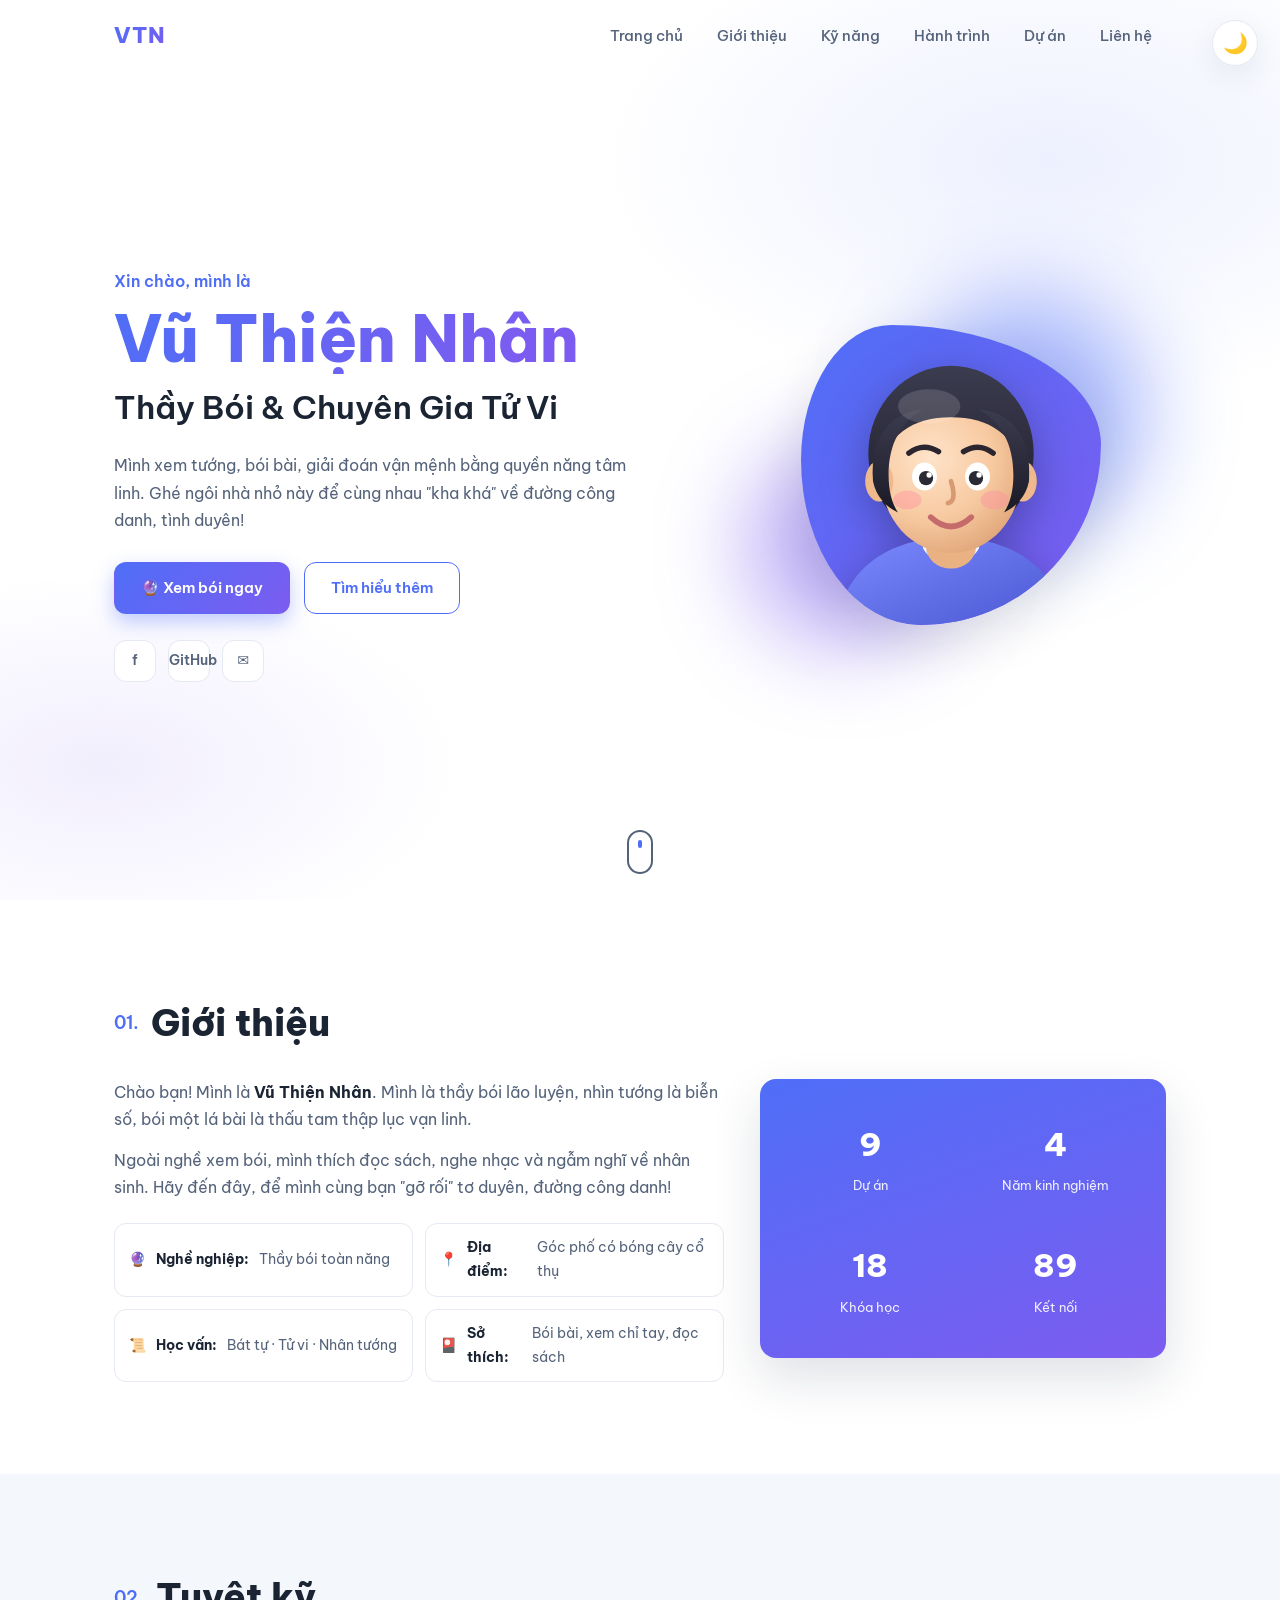
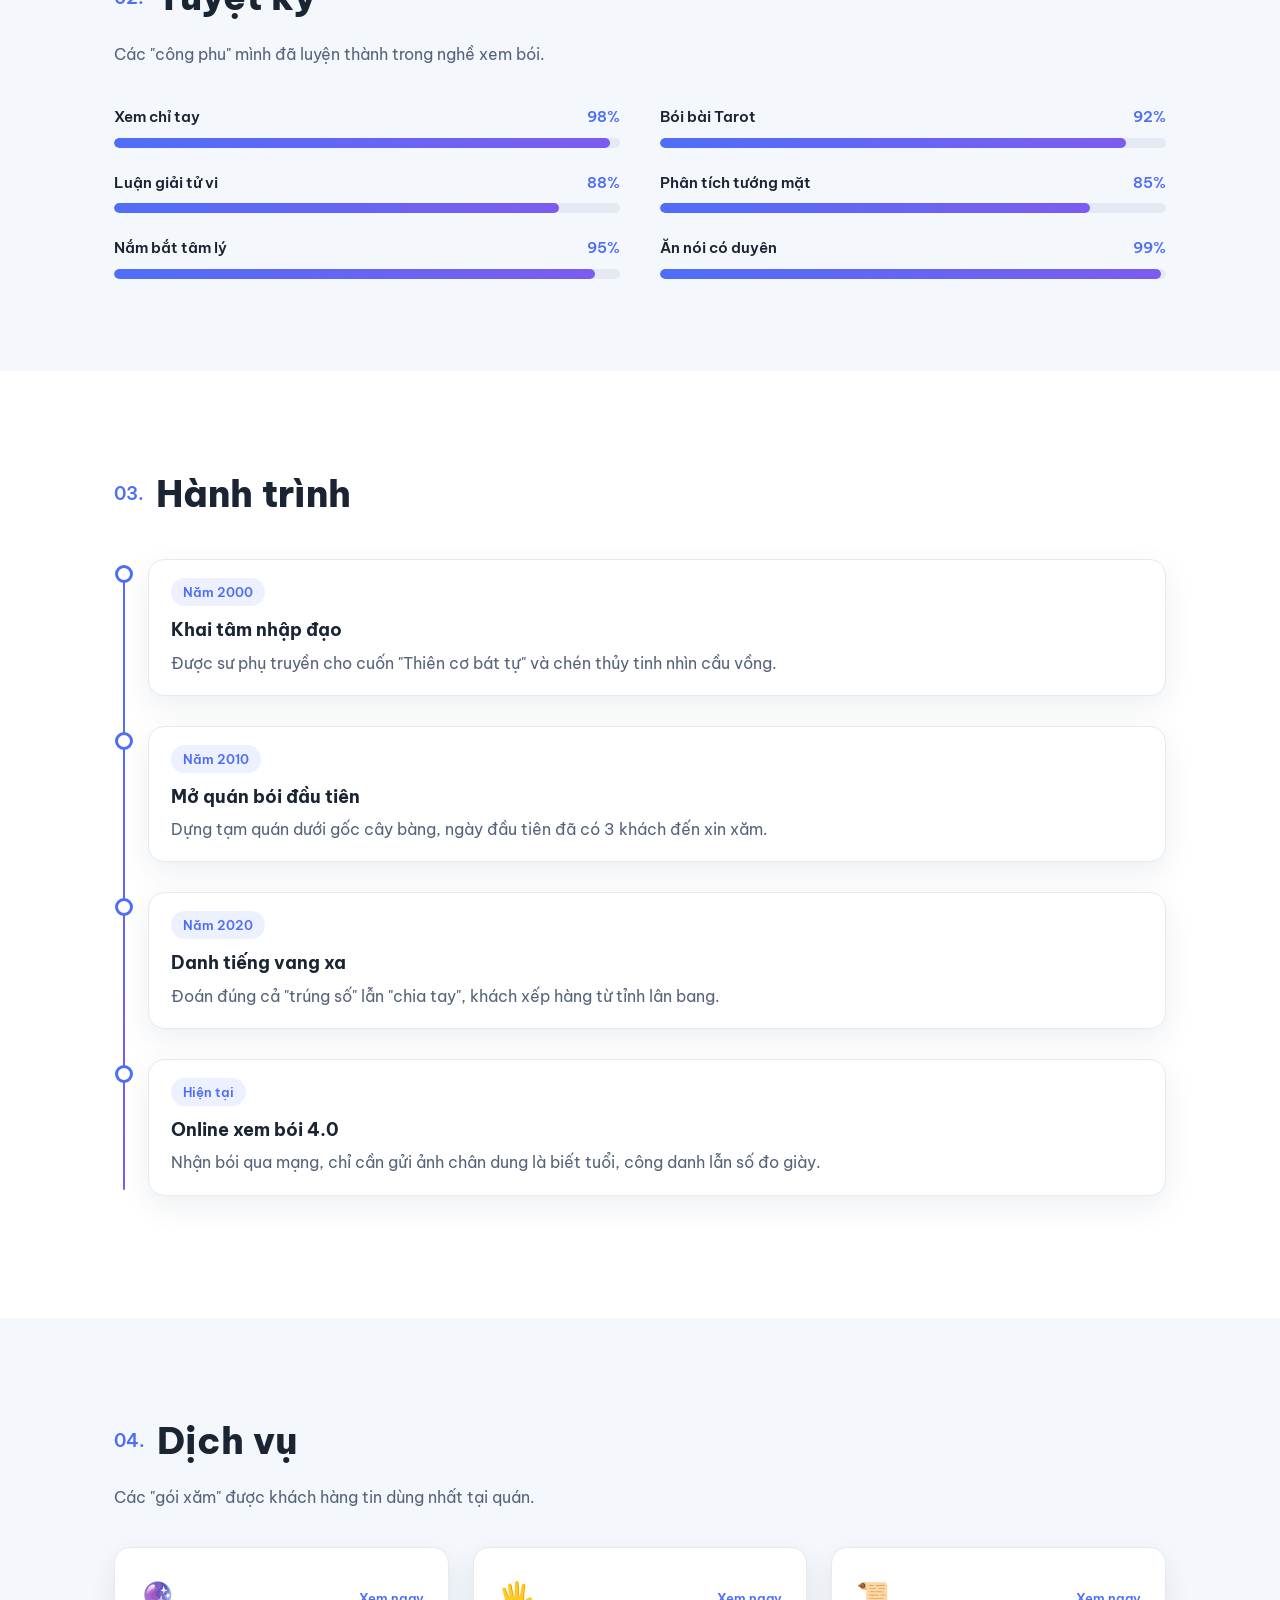
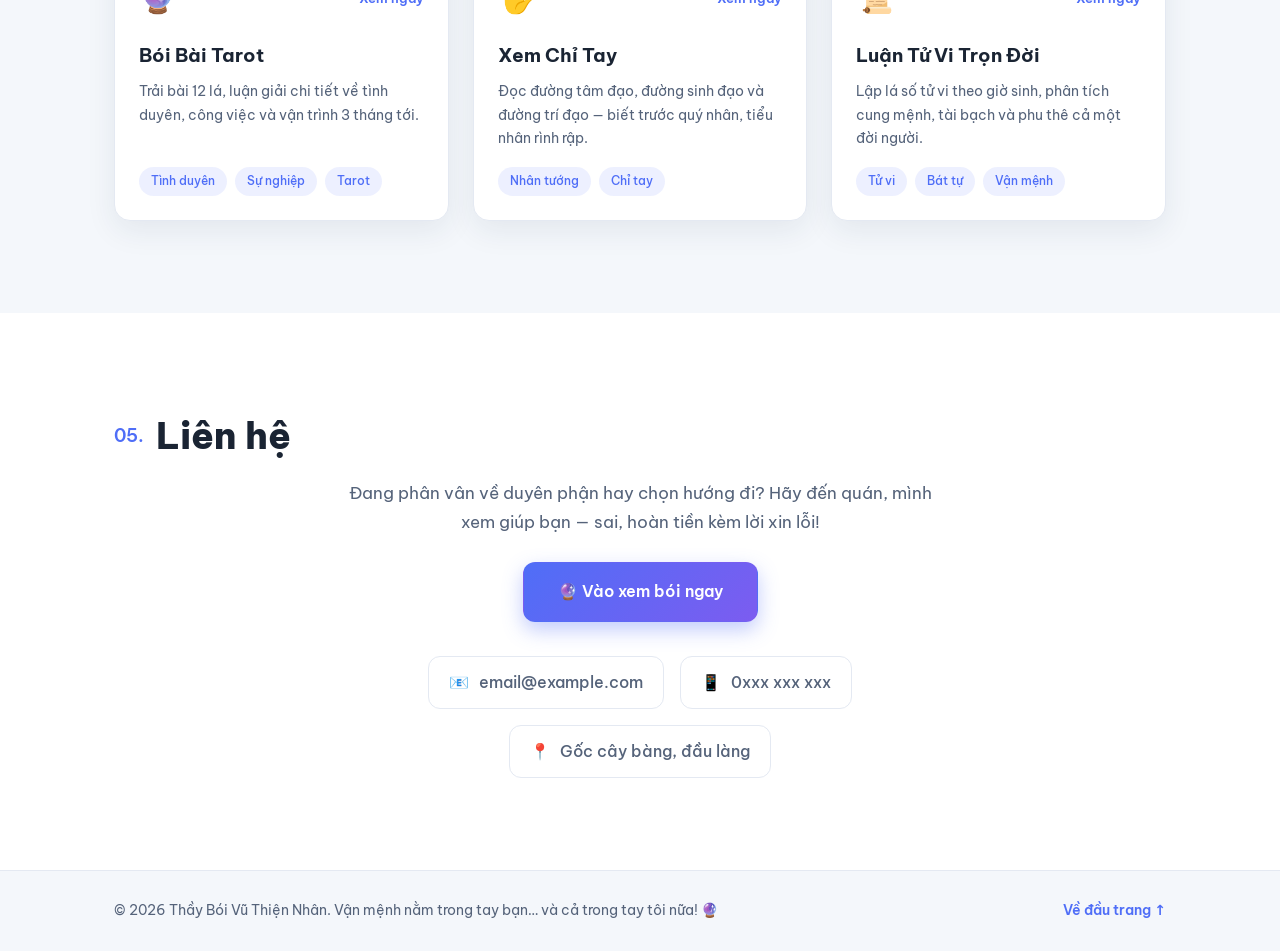
<file: index.html>
<!DOCTYPE html>
<html lang="vi">
<head>
  <meta charset="UTF-8" />
  <meta name="viewport" content="width=device-width, initial-scale=1.0" />
  <meta name="description" content="Trang giới thiệu Thầy bói Vũ Thiện Nhân — xem chỉ tay, bói bài Tarot và luận giải tử vi trọn đời." />
  <title>Thầy Bói Vũ Thiện Nhân — Xem Tướng &amp; Luận Vận</title>
  <link rel="preconnect" href="https://fonts.googleapis.com" />
  <link rel="preconnect" href="https://fonts.gstatic.com" crossorigin />
  <link href="https://fonts.googleapis.com/css2?family=Be+Vietnam+Pro:wght@300;400;500;600;700;800&display=swap" rel="stylesheet" />
  <link rel="stylesheet" href="styles.css" />
</head>
<body>
  <!-- Nút bật/tắt giao diện tối -->
  <button id="theme-toggle" class="theme-toggle" aria-label="Chuyển đổi giao diện sáng/tối" title="Đổi giao diện">
    <span class="theme-toggle__icon">🌙</span>
  </button>

  <!-- Thanh điều hướng -->
  <header class="navbar" id="navbar">
    <nav class="nav container">
      <a href="#home" class="nav__logo">VTN</a>
      <ul class="nav__menu" id="nav-menu">
        <li><a href="#home" class="nav__link">Trang chủ</a></li>
        <li><a href="#about" class="nav__link">Giới thiệu</a></li>
        <li><a href="#skills" class="nav__link">Kỹ năng</a></li>
        <li><a href="#timeline" class="nav__link">Hành trình</a></li>
        <li><a href="#projects" class="nav__link">Dự án</a></li>
        <li><a href="#contact" class="nav__link">Liên hệ</a></li>
      </ul>
      <button class="nav__burger" id="nav-burger" aria-label="Mở menu" aria-expanded="false">
        <span></span><span></span><span></span>
      </button>
    </nav>
  </header>

  <main>
    <!-- ===== PHẦN ĐẦU (HERO) ===== -->
    <section class="hero" id="home">
      <div class="container hero__inner">
        <div class="hero__text">
          <p class="hero__greeting reveal">Xin chào, mình là</p>
          <!-- ✏️ Thay "Vũ Thiện Nhân" bằng tên của bạn -->
          <h1 class="hero__name reveal">Vũ Thiện Nhân</h1>
          <!-- ✏️ Thay dòng mô tả nghề nghiệp bên dưới -->
          <h2 class="hero__role reveal">Thầy Bói &amp; Chuyên Gia Tử Vi</h2>
          <p class="hero__desc reveal">
            Mình xem tướng, bói bài, giải đoán vận mệnh bằng quyền năng tâm linh.
            Ghé ngôi nhà nhỏ này để cùng nhau "kha khá" về đường công danh, tình duyên!
          </p>
          <div class="hero__actions reveal">
            <a href="boi.html" class="btn btn--primary">🔮 Xem bói ngay</a>
            <a href="#about" class="btn btn--ghost">Tìm hiểu thêm</a>
          </div>
          <div class="hero__socials reveal">
            <!-- ✏️ Thay các liên kết mạng xã hâm bằng link thật của bạn -->
            <a href="#" class="social" aria-label="Facebook" title="Facebook">f</a>
            <a href="#" class="social" aria-label="GitHub" title="GitHub">GitHub</a>
            <a href="#" class="social" aria-label="Email" title="Email">✉</a>
          </div>
        </div>
        <div class="hero__visual reveal">
          <div class="hero__avatar">
            <!-- ✏️ Avatar nhân vật 3D (SVG). Có thể thay bằng ảnh của bạn: <img src="anh-cua-ban.jpg" alt="Vũ Thiện Nhân"> -->
            <svg class="hero__avatar-svg" viewBox="0 0 200 200" xmlns="http://www.w3.org/2000/svg" role="img" aria-label="Avatar 3D của Vũ Thiện Nhân" width="100%" height="100%">
              <defs>
                <radialGradient id="skin3d" cx="35%" cy="30%" r="78%">
                  <stop offset="0%" stop-color="#ffe3c9" />
                  <stop offset="58%" stop-color="#f7c9a0" />
                  <stop offset="100%" stop-color="#dfa377" />
                </radialGradient>
                <linearGradient id="hair3d" x1="0" y1="0" x2="0" y2="1">
                  <stop offset="0%" stop-color="#3c3c50" />
                  <stop offset="100%" stop-color="#1a1a26" />
                </linearGradient>
                <linearGradient id="shirt3d" x1="0" y1="0" x2="1" y2="1">
                  <stop offset="0%" stop-color="#7b8bff" />
                  <stop offset="100%" stop-color="#4854cf" />
                </linearGradient>
                <linearGradient id="collar3d" x1="0" y1="0" x2="0" y2="1">
                  <stop offset="0%" stop-color="#ffffff" />
                  <stop offset="100%" stop-color="#dfe4ff" />
                </linearGradient>
              </defs>

              <!-- Vai & áo -->
              <path d="M26,200 C30,160 60,140 100,140 C140,140 170,160 174,200 Z" fill="url(#shirt3d)" />
              <!-- Cổ áo -->
              <path d="M82,141 C88,153 112,153 118,141 L118,147 C112,159 88,159 82,147 Z" fill="url(#collar3d)" />
              <!-- Cổ -->
              <path d="M84,130 h32 v16 a16 14 0 0 1 -32 0 Z" fill="#eab183" />
              <ellipse cx="100" cy="142" rx="22" ry="7" fill="#000" opacity="0.12" />

              <!-- Đầu tóc đầy (phần sau) -->
              <ellipse cx="100" cy="86" rx="53" ry="56" fill="url(#hair3d)" />
              <!-- Khuôn mặt (da) -->
              <path d="M55,100 C57,74 76,63 100,63 C124,63 143,74 145,100 C145,128 125,150 100,150 C75,150 55,128 55,100 Z" fill="url(#skin3d)" />
              <!-- Tai -->
              <ellipse cx="54" cy="104" rx="9" ry="13" fill="#f0b98c" />
              <ellipse cx="146" cy="104" rx="9" ry="13" fill="#f0b98c" />
              <!-- Vành tóc mai -->
              <path d="M50,104 C48,74 62,60 82,58 C68,66 60,80 60,100 C60,110 62,118 66,124 C58,120 52,114 50,104 Z" fill="url(#hair3d)" />
              <path d="M150,104 C152,74 138,60 118,58 C132,66 140,80 140,100 C140,110 138,118 134,124 C142,120 148,114 150,104 Z" fill="url(#hair3d)" />

              <!-- Nhóm nét mặt nghiêng nhẹ theo chuột -->
              <g class="face-lean">
                <!-- Lông mày -->
                <path d="M73,86 Q82,79 92,85" stroke="#2b2530" stroke-width="3.5" fill="none" stroke-linecap="round" />
                <path d="M108,85 Q118,79 127,86" stroke="#2b2530" stroke-width="3.5" fill="none" stroke-linecap="round" />
                <!-- Mũi -->
                <path d="M100,104 Q104,117 98,118" stroke="#d79a72" stroke-width="3" fill="none" stroke-linecap="round" />
                <!-- Má hồng -->
                <ellipse cx="72" cy="116" rx="9" ry="6" fill="#ff93a0" opacity="0.45" />
                <ellipse cx="128" cy="116" rx="9" ry="6" fill="#ff93a0" opacity="0.45" />
                <!-- Miệng cười -->
                <path d="M87,127 Q100,139 113,127" stroke="#c66b6b" stroke-width="3.6" fill="none" stroke-linecap="round" />
              </g>
              <!-- Mắt: lòng trắng cố định, con ngươi di chuyển theo chuột -->
              <ellipse cx="83" cy="101" rx="8" ry="9" fill="#ffffff" />
              <ellipse cx="117" cy="101" rx="8" ry="9" fill="#ffffff" />
              <g class="pupil" id="pupil-left">
                <circle cx="84" cy="102" r="4.6" fill="#2a2a35" />
                <circle cx="86" cy="100" r="1.7" fill="#ffffff" />
              </g>
              <g class="pupil" id="pupil-right">
                <circle cx="116" cy="102" r="4.6" fill="#2a2a35" />
                <circle cx="118" cy="100" r="1.7" fill="#ffffff" />
              </g>
              <!-- Highlight trán/tóc -->
              <ellipse cx="86" cy="56" rx="20" ry="11" fill="#ffffff" opacity="0.14" />
            </svg>
          </div>
          <div class="hero__blob hero__blob--1"></div>
          <div class="hero__blob hero__blob--2"></div>
        </div>
      </div>
      <a href="#about" class="hero__scroll" aria-label="Cuộn xuống">
        <span class="hero__scroll-line"></span>
      </a>
    </section>

    <!-- ===== GIỚI THIỆU ===== -->
    <section class="section" id="about">
      <div class="container">
        <h2 class="section__title reveal"><span>01.</span> Giới thiệu</h2>
        <div class="about">
          <div class="about__text reveal">
            <p>
              Chào bạn! Mình là <strong>Vũ Thiện Nhân</strong>. Mình là thầy bói
              lão luyện, nhìn tướng là biễn số, bói một lá bài là thấu tam thập lục vạn linh.
            </p>
            <p>
              Ngoài nghề xem bói, mình thích đọc sách, nghe nhạc và ngẫm nghĩ về
              nhân sinh. Hãy đến đây, để mình cùng bạn "gỡ rối" tơ duyên, đường công danh!
            </p>
            <ul class="about__facts">
              <li><span>🔮</span> <strong>Nghề nghiệp:</strong> Thầy bói toàn năng</li>
              <li><span>📍</span> <strong>Địa điểm:</strong> Góc phố có bóng cây cổ thụ</li>
              <li><span>📜</span> <strong>Học vấn:</strong> Bát tự · Tử vi · Nhân tướng</li>
              <li><span>🎴</span> <strong>Sở thích:</strong> Bói bài, xem chỉ tay, đọc sách</li>
            </ul>
          </div>
          <div class="about__card reveal">
            <div class="about__stat"><span class="about__stat-num" data-count="10">0</span><span class="about__stat-label">Dự án</span></div>
            <div class="about__stat"><span class="about__stat-num" data-count="5">0</span><span class="about__stat-label">Năm kinh nghiệm</span></div>
            <div class="about__stat"><span class="about__stat-num" data-count="20">0</span><span class="about__stat-label">Khóa học</span></div>
            <div class="about__stat"><span class="about__stat-num" data-count="100">0</span><span class="about__stat-label">Kết nối</span></div>
          </div>
        </div>
      </div>
    </section>

    <!-- ===== KỸ NĂNG ===== -->
    <section class="section section--alt" id="skills">
      <div class="container">
        <h2 class="section__title reveal"><span>02.</span> Tuyệt kỹ</h2>
        <p class="section__subtitle reveal">Các "công phu" mình đã luyện thành trong nghề xem bói.</p>
        <div class="skills">
          <!-- ✏️ Thay đổi tên tuyệt kỹ và mức độ (%) cho phù hợp với bạn -->
          <div class="skill reveal"><div class="skill__head"><span>Xem chỉ tay</span><span>98%</span></div><div class="skill__bar"><div class="skill__fill" style="--w:98%"></div></div></div>
          <div class="skill reveal"><div class="skill__head"><span>Bói bài Tarot</span><span>92%</span></div><div class="skill__bar"><div class="skill__fill" style="--w:92%"></div></div></div>
          <div class="skill reveal"><div class="skill__head"><span>Luận giải tử vi</span><span>88%</span></div><div class="skill__bar"><div class="skill__fill" style="--w:88%"></div></div></div>
          <div class="skill reveal"><div class="skill__head"><span>Phân tích tướng mặt</span><span>85%</span></div><div class="skill__bar"><div class="skill__fill" style="--w:85%"></div></div></div>
          <div class="skill reveal"><div class="skill__head"><span>Nắm bắt tâm lý</span><span>95%</span></div><div class="skill__bar"><div class="skill__fill" style="--w:95%"></div></div></div>
          <div class="skill reveal"><div class="skill__head"><span>Ăn nói có duyên</span><span>99%</span></div><div class="skill__bar"><div class="skill__fill" style="--w:99%"></div></div></div>
        </div>
      </div>
    </section>


    <!-- ===== HÀNH TRÌNH (TIMELINE) ===== -->
    <section class="section" id="timeline">
      <div class="container">
        <h2 class="section__title reveal"><span>03.</span> Hành trình</h2>
        <div class="timeline">
          <!-- ✏️ Thay đổi nội dung các mốc thời gian cho đúng với bạn -->
          <div class="timeline__item reveal">
            <div class="timeline__dot"></div>
            <div class="timeline__content">
              <span class="timeline__date">Năm 2000</span>
              <h3 class="timeline__title">Khai tâm nhập đạo</h3>
              <p class="timeline__desc">Được sư phụ truyền cho cuốn "Thiên cơ bát tự" và chén thủy tinh nhìn cầu vồng.</p>
            </div>
          </div>
          <div class="timeline__item reveal">
            <div class="timeline__dot"></div>
            <div class="timeline__content">
              <span class="timeline__date">Năm 2010</span>
              <h3 class="timeline__title">Mở quán bói đầu tiên</h3>
              <p class="timeline__desc">Dựng tạm quán dưới gốc cây bàng, ngày đầu tiên đã có 3 khách đến xin xăm.</p>
            </div>
          </div>
          <div class="timeline__item reveal">
            <div class="timeline__dot"></div>
            <div class="timeline__content">
              <span class="timeline__date">Năm 2020</span>
              <h3 class="timeline__title">Danh tiếng vang xa</h3>
              <p class="timeline__desc">Đoán đúng cả "trúng số" lẫn "chia tay", khách xếp hàng từ tỉnh lân bang.</p>
            </div>
          </div>
          <div class="timeline__item reveal">
            <div class="timeline__dot"></div>
            <div class="timeline__content">
              <span class="timeline__date">Hiện tại</span>
              <h3 class="timeline__title">Online xem bói 4.0</h3>
              <p class="timeline__desc">Nhận bói qua mạng, chỉ cần gửi ảnh chân dung là biết tuổi, công danh lẫn số đo giày.</p>
            </div>
          </div>
        </div>
      </div>
    </section>


    <!-- ===== DỊCH VỤ ===== -->
    <section class="section section--alt" id="projects">
      <div class="container">
        <h2 class="section__title reveal"><span>04.</span> Dịch vụ</h2>
        <p class="section__subtitle reveal">Các "gói xăm" được khách hàng tin dùng nhất tại quán.</p>
        <div class="projects">
          <!-- ✏️ Thay thế bằng dịch vụ thật của bạn -->
          <article class="project reveal">
            <div class="project__top">
              <span class="project__icon">🔮</span>
              <div class="project__links"><a href="boi.html?area=tinh-duyen" title="Xem ngay">Xem ngay</a></div>
            </div>
            <h3 class="project__title">Bói Bài Tarot</h3>
            <p class="project__desc">Trải bài 12 lá, luận giải chi tiết về tình duyên, công việc và vận trình 3 tháng tới.</p>
            <div class="project__tags"><span>Tình duyên</span><span>Sự nghiệp</span><span>Tarot</span></div>
          </article>
          <article class="project reveal">
            <div class="project__top">
              <span class="project__icon">🖐️</span>
              <div class="project__links"><a href="boi.html?area=su-nghiep" title="Xem ngay">Xem ngay</a></div>
            </div>
            <h3 class="project__title">Xem Chỉ Tay</h3>
            <p class="project__desc">Đọc đường tâm đạo, đường sinh đạo và đường trí đạo — biết trước quý nhân, tiểu nhân rình rập.</p>
            <div class="project__tags"><span>Nhân tướng</span><span>Chỉ tay</span></div>
          </article>
          <article class="project reveal">
            <div class="project__top">
              <span class="project__icon">📜</span>
              <div class="project__links"><a href="boi.html?area=duong-doi" title="Xem ngay">Xem ngay</a></div>
            </div>
            <h3 class="project__title">Luận Tử Vi Trọn Đời</h3>
            <p class="project__desc">Lập lá số tử vi theo giờ sinh, phân tích cung mệnh, tài bạch và phu thê cả một đời người.</p>
            <div class="project__tags"><span>Tử vi</span><span>Bát tự</span><span>Vận mệnh</span></div>
          </article>
        </div>
      </div>
    </section>

    <!-- ===== LIÊN HỆ ===== -->
    <section class="section" id="contact">
      <div class="container">
        <h2 class="section__title reveal"><span>05.</span> Liên hệ</h2>
        <div class="contact reveal">
          <p class="contact__lead">
            Đang phân vân về duyên phận hay chọn hướng đi?
            Hãy đến quán, mình xem giúp bạn — sai, hoàn tiền kèm lời xin lỗi!
          </p>
          <a href="boi.html" class="btn btn--primary btn--lg">🔮 Vào xem bói ngay</a>
          <div class="contact__info">
            <!-- ✏️ Thay bằng thông tin liên hệ thật của bạn -->
            <div class="contact__item"><span>📧</span> email@example.com</div>
            <div class="contact__item"><span>📱</span> 0xxx xxx xxx</div>
            <div class="contact__item"><span>📍</span> Gốc cây bàng, đầu làng</div>
          </div>
        </div>
      </div>
    </section>
  </main>

  <footer class="footer">
    <div class="container footer__inner">
      <p>© <span id="year"></span> Thầy Bói Vũ Thiện Nhân. Vận mệnh nằm trong tay bạn… và cả trong tay tôi nữa! 🔮</p>
      <a href="#home" class="footer__top">Về đầu trang ↑</a>
    </div>
  </footer>

  <script src="script.js"></script>
</body>
</html>
</file>
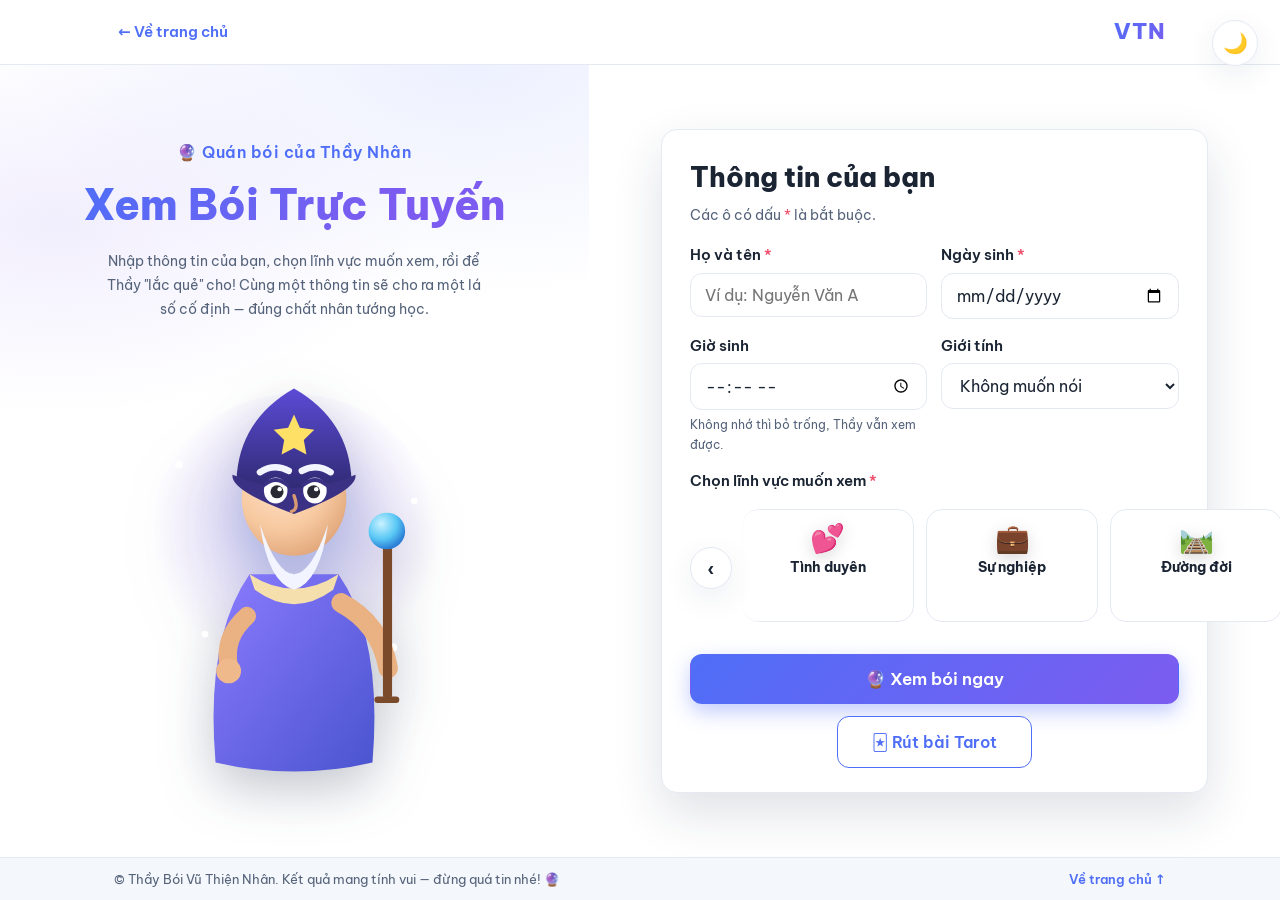
<file: boi.html>
<!DOCTYPE html>
<html lang="vi">
<head>
  <meta charset="UTF-8" />
  <meta name="viewport" content="width=device-width, initial-scale=1.0" />
  <meta name="description" content="Xem bói trực tuyến của Thầy bói Vũ Thiện Nhân — nhập tên, ngày sinh và chọn lĩnh vực để xem ngay." />
  <title>Xem Bói — Thầy Bói Vũ Thiện Nhân</title>
  <link rel="preconnect" href="https://fonts.googleapis.com" />
  <link rel="preconnect" href="https://fonts.gstatic.com" crossorigin />
  <link href="https://fonts.googleapis.com/css2?family=Be+Vietnam+Pro:wght@300;400;500;600;700;800&display=swap" rel="stylesheet" />
  <link rel="stylesheet" href="styles.css" />
  <link rel="stylesheet" href="boi.css" />
</head>
<body class="boi-page">
  <!-- Nút đổi giao diện (dùng chung style với trang chủ) -->
  <button id="theme-toggle" class="theme-toggle" aria-label="Chuyển đổi giao diện sáng/tối" title="Đổi giao diện">
    <span class="theme-toggle__icon">🌙</span>
  </button>

  <!-- Thanh trên của trang bói -->
  <header class="boi-nav">
    <div class="container boi-nav__inner">
      <a href="index.html" class="boi-nav__back">← Về trang chủ</a>
      <a href="index.html" class="nav__logo">VTN</a>
    </div>
  </header>

  <main class="boi">
    <!-- Tiêu đề -->
    <section class="boi-hero">
      <div class="container">
        <p class="boi-hero__kicker">🔮 Quán bói của Thầy Nhân</p>
        <h1 class="boi-hero__title">Xem Bói Trực Tuyến</h1>
        <p class="boi-hero__sub">
          Nhập thông tin của bạn, chọn lĩnh vực muốn xem, rồi để Thầy "lắc quẻ" cho!
          Cùng một thông tin sẽ cho ra một lá số cố định — đúng chất nhân tướng học.
        </p>

        <!-- Nhân vật 3D thầy bói (mắt nhìn theo chuột) -->
        <div class="mage-wrap" id="mage-wrap" aria-hidden="true">
          <div class="mage-speech" id="mage-speech" hidden></div>
          <svg class="mage" viewBox="0 0 260 330" xmlns="http://www.w3.org/2000/svg" role="img" aria-label="Thầy bói 3D">
            <defs>
              <radialGradient id="auraG" cx="50%" cy="45%" r="50%">
                <stop offset="0%" stop-color="#7d94ff" stop-opacity="0.45" />
                <stop offset="70%" stop-color="#a98bff" stop-opacity="0.12" />
                <stop offset="100%" stop-color="#a98bff" stop-opacity="0" />
              </radialGradient>
              <linearGradient id="robeG" x1="0" y1="0" x2="1" y2="1">
                <stop offset="0%" stop-color="#8b7bff" />
                <stop offset="100%" stop-color="#4a54cf" />
              </linearGradient>
              <linearGradient id="hatG" x1="0" y1="0" x2="0" y2="1">
                <stop offset="0%" stop-color="#5b4bd6" />
                <stop offset="100%" stop-color="#2f2a72" />
              </linearGradient>
              <radialGradient id="skinG" cx="38%" cy="32%" r="75%">
                <stop offset="0%" stop-color="#ffe3c9" />
                <stop offset="60%" stop-color="#f7c9a0" />
                <stop offset="100%" stop-color="#dfa377" />
              </radialGradient>
              <radialGradient id="crystalG" cx="35%" cy="30%" r="70%">
                <stop offset="0%" stop-color="#c9f2ff" />
                <stop offset="60%" stop-color="#5ac8f5" />
                <stop offset="100%" stop-color="#2b7fd6" />
              </radialGradient>
            </defs>

            <!-- Hào quang -->
            <circle class="mage-aura" cx="130" cy="150" r="112" fill="url(#auraG)" />

            <!-- Sao lấp lánh -->
            <g class="mage-sparkles" fill="#ffffff">
              <circle class="sp sp1" cx="42" cy="92" r="3" />
              <circle class="sp sp2" cx="222" cy="120" r="2.5" />
              <circle class="sp sp3" cx="62" cy="222" r="2.5" />
              <circle class="sp sp4" cx="206" cy="232" r="3" />
              <circle class="sp sp5" cx="130" cy="42" r="2.5" />
            </g>

            <!-- Thân áo choàng -->
            <path d="M70,320 Q62,225 96,176 L164,176 Q198,225 190,320 Q130,334 70,320 Z" fill="url(#robeG)" />
            <!-- Viền áo vàng -->
            <path d="M96,176 Q130,198 164,176 L160,188 Q130,210 100,188 Z" fill="#ffe9a8" opacity="0.92" />
            <!-- Tay cầm quyền trượng -->
            <path d="M166,198 Q196,214 202,248" stroke="#eab183" stroke-width="15" fill="none" stroke-linecap="round" />
            <!-- Tay trái đưa ra -->
            <path d="M94,208 Q76,224 80,246" stroke="#eab183" stroke-width="14" fill="none" stroke-linecap="round" />
            <circle cx="80" cy="250" r="9.5" fill="#f0b98c" />

            <!-- Quyền trượng -->
            <g class="mage-staff">
              <rect x="198" y="150" width="7" height="122" rx="3.5" fill="#7a4a2b" />
              <circle class="mage-crystal" cx="201" cy="143" r="14" fill="url(#crystalG)" />
              <path d="M194,272 L208,272" stroke="#7a4a2b" stroke-width="5" stroke-linecap="round" />
            </g>

            <!-- Đầu & mặt (cả đầu dịch nhẹ theo chuột) -->
            <g class="mage-head">
            <ellipse cx="130" cy="118" rx="40" ry="44" fill="url(#skinG)" />
            <!-- Râu bạc (nghiêng nhẹ theo chuột) -->
            <g class="mage-face">
              <path d="M104,138 Q130,214 156,138 Q150,182 130,188 Q110,182 104,138 Z" fill="#f2f4ff" />
            </g>
            <!-- Mũ nhọn nhà bói -->
            <g class="mage-hat">
              <path d="M86,104 Q88,58 130,34 Q172,58 174,104 Q130,120 86,104 Z" fill="url(#hatG)" />
              <path d="M83,100 Q130,120 177,100 Q179,112 130,130 Q81,112 83,100 Z" fill="#3a3184" />
              <path class="mage-hat-star" d="M130,54 l4.5,10 11,1.5 -8,8 2,11 -9.5,-5 -9.5,5 2,-11 -8,-8 11,-1.5 Z" fill="#ffe066" />
            </g>
            <!-- Lông mày + mắt + mũi (luôn hiển thị trên cùng, không bị mũ che) -->
            <g class="mage-eyes">
              <!-- Lông mày rậm -->
              <path d="M104,98 Q115,91 126,97" stroke="#f2f4ff" stroke-width="5" fill="none" stroke-linecap="round" />
              <path d="M136,97 Q147,91 158,98" stroke="#f2f4ff" stroke-width="5" fill="none" stroke-linecap="round" />
              <!-- Lòng trắng -->
              <ellipse cx="116" cy="112" rx="9" ry="10" fill="#ffffff" />
              <ellipse cx="146" cy="112" rx="9" ry="10" fill="#ffffff" />
              <!-- Con ngươi nhìn theo chuột -->
              <g class="mage-pupil" id="mage-pupil-left">
                <circle cx="117" cy="113" r="5" fill="#2a2a35" />
                <circle cx="119" cy="111" r="1.7" fill="#ffffff" />
              </g>
              <g class="mage-pupil" id="mage-pupil-right">
                <circle cx="145" cy="113" r="5" fill="#2a2a35" />
                <circle cx="147" cy="111" r="1.7" fill="#ffffff" />
              </g>
              <!-- Mí mắt trên -->
              <path d="M107,108 Q116,100 125,108" stroke="#3a3184" stroke-width="2.8" fill="none" stroke-linecap="round" />
              <path d="M137,108 Q146,100 155,108" stroke="#3a3184" stroke-width="2.8" fill="none" stroke-linecap="round" />
              <!-- Mũi -->
              <path d="M130,116 Q134,127 128,128" stroke="#d79a72" stroke-width="2.6" fill="none" stroke-linecap="round" />
            </g>
            </g>
          </svg>
        </div>
      </div>
    </section>

    <!-- Form nhập thông tin -->
    <section class="boi-form-section">
      <div class="container">
        <form id="boi-form" class="boi-card" novalidate>
          <h2 class="boi-card__title">Thông tin của bạn</h2>
          <p class="boi-card__hint">Các ô có dấu <span class="req">*</span> là bắt buộc.</p>

          <div class="boi-grid">
            <label class="boi-field">
              <span class="boi-field__label">Họ và tên <span class="req">*</span></span>
              <input type="text" id="inp-name" name="name" placeholder="Ví dụ: Nguyễn Văn A" autocomplete="name" />
            </label>

            <label class="boi-field">
              <span class="boi-field__label">Ngày sinh <span class="req">*</span></span>
              <input type="date" id="inp-birth" name="birth" />
            </label>

            <label class="boi-field">
              <span class="boi-field__label">Giờ sinh</span>
              <input type="time" id="inp-time" name="time" />
              <span class="boi-field__note">Không nhớ thì bỏ trống, Thầy vẫn xem được.</span>
            </label>

            <label class="boi-field">
              <span class="boi-field__label">Giới tính</span>
              <select id="inp-gender" name="gender">
                <option value="khac">Không muốn nói</option>
                <option value="nam">Nam</option>
                <option value="nu">Nữ</option>
              </select>
            </label>
          </div>

          <fieldset class="boi-areas">
            <legend class="boi-field__label">Chọn lĩnh vực muốn xem <span class="req">*</span></legend>
            <div class="boi-slider" id="boi-slider">
              <button type="button" class="boi-slider__nav boi-slider__nav--prev" id="boi-prev" aria-label="Lĩnh vực trước">‹</button>
              <div class="boi-slider__viewport" id="boi-viewport">
                <div class="boi-slider__track" id="boi-track">
                  <label class="boi-slide">
                    <input type="checkbox" name="area" value="tinh-duyen" />
                    <span class="boi-slide__box">
                      <span class="boi-slide__icon">💕</span>
                      <span class="boi-slide__name">Tình duyên</span>
                      <span class="boi-slide__check">✓ Đã chọn</span>
                    </span>
                  </label>
                  <label class="boi-slide">
                    <input type="checkbox" name="area" value="su-nghiep" />
                    <span class="boi-slide__box">
                      <span class="boi-slide__icon">💼</span>
                      <span class="boi-slide__name">Sự nghiệp</span>
                      <span class="boi-slide__check">✓ Đã chọn</span>
                    </span>
                  </label>
                  <label class="boi-slide">
                    <input type="checkbox" name="area" value="duong-doi" />
                    <span class="boi-slide__box">
                      <span class="boi-slide__icon">🛤️</span>
                      <span class="boi-slide__name">Đường đời</span>
                      <span class="boi-slide__check">✓ Đã chọn</span>
                    </span>
                  </label>
                  <label class="boi-slide">
                    <input type="checkbox" name="area" value="tai-loc" />
                    <span class="boi-slide__box">
                      <span class="boi-slide__icon">💰</span>
                      <span class="boi-slide__name">Tài lộc</span>
                      <span class="boi-slide__check">✓ Đã chọn</span>
                    </span>
                  </label>
                  <label class="boi-slide">
                    <input type="checkbox" name="area" value="suc-khoe" />
                    <span class="boi-slide__box">
                      <span class="boi-slide__icon">🌿</span>
                      <span class="boi-slide__name">Sức khỏe</span>
                      <span class="boi-slide__check">✓ Đã chọn</span>
                    </span>
                  </label>
                </div>
              </div>
              <button type="button" class="boi-slider__nav boi-slider__nav--next" id="boi-next" aria-label="Lĩnh vực sau">›</button>
            </div>
            <div class="boi-slider__dots" id="boi-dots" aria-hidden="true"></div>
          </fieldset>

          <p class="boi-error" id="boi-error" role="alert" hidden></p>

          <div class="boi-submit-row">
            <button type="submit" class="btn btn--primary btn--lg boi-submit">🔮 Xem bói ngay</button>
            <button type="button" class="btn btn--ghost btn--lg" id="btn-tarot">🃏 Rút bài Tarot</button>
          </div>

          <!-- Bàn rút bài Tarot (ẩn mặc định) -->
          <div class="tarot" id="tarot" hidden>
            <h3 class="tarot__title">🃏 Chọn 3 lá bài định mệnh</h3>
            <p class="tarot__hint">Chạm vào 3 lá bài úp để lật — Quá khứ · Hiện tại · Tương lai</p>
            <div class="tarot__deck" id="tarot-deck"></div>
            <button type="button" class="btn btn--ghost btn--sm" id="btn-tarot-shuffle">🔀 Xào bài lại</button>
          </div>
        </form>

        <!-- Màn hình chờ -->
        <div id="boi-loading" class="boi-loading" hidden>
          <div class="boi-crystal">🔮</div>
          <p class="boi-loading__text" id="boi-loading-text">Thầy đang lắc quẻ…</p>
        </div>

        <!-- Kết quả -->
        <div id="boi-result" class="boi-result" hidden>
          <div class="boi-result__head">
            <h2 class="boi-result__title">Lá số của <span id="res-name"></span></h2>
            <p class="boi-result__meta" id="res-meta"></p>
          </div>
          <div class="boi-result__summary" id="res-summary"></div>
          <div class="boi-result__grid" id="res-grid"></div>
          <div class="boi-result__actions">
            <button type="button" class="btn btn--ghost" id="btn-again">🔄 Xem cho người khác</button>
            <button type="button" class="btn btn--ghost" id="btn-share">📤 Chia sẻ lá số</button>
            <button type="button" class="btn btn--ghost" id="btn-history">📜 Lịch sử đã xem</button>
            <a href="index.html" class="btn btn--primary">← Về trang chủ</a>
          </div>
          <div class="boi-history" id="boi-history" hidden>
            <h3 class="boi-history__title">📜 Các lần xem gần đây</h3>
            <ul class="boi-history__list" id="history-list"></ul>
            <button type="button" class="btn btn--ghost btn--sm" id="btn-clear-history">🗑 Xóa lịch sử</button>
          </div>
        </div>
      </div>
    </section>
  </main>

  <footer class="footer">
    <div class="container footer__inner">
      <p>© <span id="year"></span> Thầy Bói Vũ Thiện Nhân. Kết quả mang tính vui — đừng quá tin nhé! 🔮</p>
      <a href="index.html" class="footer__top">Về trang chủ ↑</a>
    </div>
  </footer>

  <script src="boi.js"></script>
</body>
</html>
</file>
<file: styles.css>
/* ============================================================
   Giao diện trang giới thiệu cá nhân — Vũ Thiện Nhân
   Sử dụng biến CSS để dễ dàng đổi màu và hỗ trợ chế độ tối.
   ============================================================ */

:root {
  --bg: #ffffff;
  --bg-alt: #f4f7fb;
  --surface: #ffffff;
  --text: #1a2433;
  --text-soft: #55637a;
  --border: #e4e9f2;
  --primary: #4f6ef7;
  --primary-2: #7c5cf0;
  --primary-soft: rgba(79, 110, 247, 0.1);
  --shadow: 0 10px 30px rgba(31, 45, 74, 0.08);
  --shadow-lg: 0 20px 50px rgba(31, 45, 74, 0.14);
  --radius: 16px;
  --transition: 0.3s cubic-bezier(0.4, 0, 0.2, 1);
}

/* Chế độ tối */
html[data-theme="dark"] {
  --bg: #0e1524;
  --bg-alt: #131c30;
  --surface: #17203a;
  --text: #eef2fa;
  --text-soft: #9aa6c0;
  --border: #26304a;
  --primary: #7d94ff;
  --primary-2: #a98bff;
  --primary-soft: rgba(125, 148, 255, 0.14);
  --shadow: 0 10px 30px rgba(0, 0, 0, 0.35);
  --shadow-lg: 0 20px 50px rgba(0, 0, 0, 0.5);
}

* { margin: 0; padding: 0; box-sizing: border-box; }

html { scroll-behavior: smooth; scroll-padding-top: 80px; }

body {
  font-family: "Be Vietnam Pro", system-ui, -apple-system, "Segoe UI", sans-serif;
  background: var(--bg);
  color: var(--text);
  line-height: 1.7;
  transition: background var(--transition), color var(--transition);
}

img { max-width: 100%; display: block; }

a { color: inherit; text-decoration: none; }

ul { list-style: none; }

.container {
  width: 100%;
  max-width: 1100px;
  margin: 0 auto;
  padding: 0 24px;
}

/* ===================== HIỆU ỨNG XUẤT HIỆN ===================== */
.reveal {
  opacity: 0;
  transform: translateY(28px);
  transition: opacity 0.7s ease, transform 0.7s ease;
}
.reveal.is-visible {
  opacity: 1;
  transform: none;
}

/* ===================== NÚT ĐỔI GIAO DIỆN ===================== */
.theme-toggle {
  position: fixed;
  top: 20px;
  right: 22px;
  z-index: 1200;
  width: 46px;
  height: 46px;
  border: 1px solid var(--border);
  border-radius: 50%;
  background: var(--surface);
  box-shadow: var(--shadow);
  cursor: pointer;
  font-size: 20px;
  display: grid;
  place-items: center;
  transition: transform var(--transition), background var(--transition);
}
.theme-toggle:hover { transform: translateY(-2px) rotate(12deg); }

/* ===================== THANH ĐIỀU HƯỚNG ===================== */
.navbar {
  position: fixed;
  inset: 0 0 auto 0;
  z-index: 1100;
  background: transparent;
  transition: background var(--transition), box-shadow var(--transition), backdrop-filter var(--transition);
}
.navbar.is-scrolled {
  background: color-mix(in srgb, var(--bg) 82%, transparent);
  backdrop-filter: saturate(160%) blur(12px);
  box-shadow: 0 4px 20px rgba(0, 0, 0, 0.06);
}
.nav {
  display: flex;
  align-items: center;
  justify-content: space-between;
  height: 72px;
}
.nav__logo {
  font-weight: 800;
  font-size: 22px;
  letter-spacing: 1px;
  background: linear-gradient(135deg, var(--primary), var(--primary-2));
  -webkit-background-clip: text;
  background-clip: text;
  color: transparent;
}
.nav__menu {
  display: flex;
  gap: 6px;
  align-items: center;
}
.nav__link {
  position: relative;
  padding: 8px 14px;
  font-weight: 500;
  font-size: 15px;
  color: var(--text-soft);
  border-radius: 10px;
  transition: color var(--transition), background var(--transition);
}
.nav__link::after {
  content: "";
  position: absolute;
  left: 14px;
  right: 14px;
  bottom: 4px;
  height: 2px;
  border-radius: 2px;
  background: linear-gradient(90deg, var(--primary), var(--primary-2));
  transform: scaleX(0);
  transform-origin: left;
  transition: transform var(--transition);
}
.nav__link:hover { color: var(--text); }
.nav__link:hover::after { transform: scaleX(1); }

.nav__burger {
  display: none;
  flex-direction: column;
  gap: 5px;
  background: none;
  border: 0;
  cursor: pointer;
  padding: 6px;
}
.nav__burger span {
  width: 26px;
  height: 3px;
  border-radius: 3px;
  background: var(--text);
  transition: var(--transition);
}
.nav__burger.is-open span:nth-child(1) { transform: translateY(8px) rotate(45deg); }
.nav__burger.is-open span:nth-child(2) { opacity: 0; }
.nav__burger.is-open span:nth-child(3) { transform: translateY(-8px) rotate(-45deg); }


/* ===================== PHẦN ĐẦU (HERO) ===================== */
.hero {
  position: relative;
  min-height: 100vh;
  display: flex;
  align-items: center;
  padding: 110px 0 60px;
  overflow: hidden;
  background:
    radial-gradient(700px 380px at 82% 18%, var(--primary-soft), transparent 65%),
    radial-gradient(600px 320px at 8% 85%, rgba(124, 92, 240, 0.1), transparent 60%);
}
.hero__inner {
  display: grid;
  grid-template-columns: 1.15fr 0.85fr;
  align-items: center;
  gap: 40px;
}
.hero__greeting {
  color: var(--primary);
  font-weight: 600;
  margin-bottom: 8px;
}
.hero__name {
  font-size: clamp(2.4rem, 6vw, 4rem);
  font-weight: 800;
  line-height: 1.1;
  background: linear-gradient(120deg, var(--primary), var(--primary-2) 70%);
  -webkit-background-clip: text;
  background-clip: text;
  color: transparent;
}
.hero__role {
  font-size: clamp(1.3rem, 3.4vw, 2rem);
  font-weight: 600;
  color: var(--text);
  margin-top: 6px;
}
.hero__desc {
  color: var(--text-soft);
  max-width: 520px;
  margin: 18px 0 28px;
}
.hero__actions {
  display: flex;
  flex-wrap: wrap;
  gap: 14px;
  margin-bottom: 26px;
}
.hero__socials { display: flex; gap: 12px; }
.social {
  width: 42px;
  height: 42px;
  border-radius: 12px;
  display: grid;
  place-items: center;
  font-weight: 600;
  font-size: 14px;
  color: var(--text-soft);
  border: 1px solid var(--border);
  background: var(--surface);
  transition: var(--transition);
}
.social:hover {
  color: #fff;
  border-color: transparent;
  background: linear-gradient(135deg, var(--primary), var(--primary-2));
  transform: translateY(-3px);
  box-shadow: var(--shadow);
}
.hero__visual {
  position: relative;
  display: grid;
  place-items: center;
  min-height: 340px;
}
.hero__avatar {
  position: relative;
  z-index: 2;
  width: min(300px, 70vw);
  aspect-ratio: 1;
  border-radius: 30% 70% 60% 40% / 45% 40% 60% 55%;
  overflow: hidden;
  display: grid;
  place-items: center;
  background: linear-gradient(135deg, var(--primary), var(--primary-2));
  box-shadow: var(--shadow-lg);
  animation: morph 9s ease-in-out infinite;
}
.hero__avatar-svg {
  width: 100%;
  height: 100%;
  display: block;
  object-fit: cover;
  transform: scale(1.04);
  filter: drop-shadow(0 12px 22px rgba(0, 0, 0, 0.28));
  transition: transform 0.6s cubic-bezier(0.34, 1.56, 0.64, 1);
}
.hero__visual:hover .hero__avatar-svg {
  transform: scale(1.09) translateY(-4px);
}
/* Con ngươi & nét mặt trong avatar SVG (di chuyển theo chuột qua JS) */
.hero__avatar-svg .pupil,
.hero__avatar-svg .face-lean {
  transition: transform 0.08s ease-out;
}
@keyframes morph {
  0%, 100% { border-radius: 30% 70% 60% 40% / 45% 40% 60% 55%; }
  50% { border-radius: 60% 40% 35% 65% / 55% 60% 40% 45%; }
}
.hero__blob {
  position: absolute;
  border-radius: 50%;
  filter: blur(46px);
  opacity: 0.5;
  z-index: 1;
}
.hero__blob--1 {
  width: 240px; height: 240px;
  background: var(--primary);
  top: -10px; right: 20px;
}
.hero__blob--2 {
  width: 200px; height: 200px;
  background: var(--primary-2);
  bottom: 0; left: 10px;
}
.hero__scroll {
  position: absolute;
  left: 50%;
  bottom: 26px;
  transform: translateX(-50%);
}
.hero__scroll-line {
  display: block;
  width: 26px;
  height: 44px;
  border: 2px solid var(--text-soft);
  border-radius: 16px;
  position: relative;
}
.hero__scroll-line::after {
  content: "";
  position: absolute;
  left: 50%;
  top: 8px;
  width: 4px;
  height: 8px;
  margin-left: -2px;
  border-radius: 4px;
  background: var(--primary);
  animation: scrollDot 1.6s ease-in-out infinite;
}
@keyframes scrollDot {
  0% { transform: translateY(0); opacity: 1; }
  70% { transform: translateY(16px); opacity: 0; }
  100% { opacity: 0; }
}


/* ===================== NÚT (BUTTONS) ===================== */
.btn {
  display: inline-flex;
  align-items: center;
  justify-content: center;
  gap: 8px;
  padding: 12px 26px;
  font-family: inherit;
  font-size: 15px;
  font-weight: 600;
  border-radius: 12px;
  border: 1px solid transparent;
  cursor: pointer;
  transition: var(--transition);
}
.btn--lg { padding: 15px 34px; font-size: 16px; }
.btn--primary {
  color: #fff;
  background: linear-gradient(135deg, var(--primary), var(--primary-2));
  box-shadow: 0 8px 20px rgba(79, 110, 247, 0.35);
}
.btn--primary:hover { transform: translateY(-3px); box-shadow: 0 12px 28px rgba(79, 110, 247, 0.45); }
.btn--ghost {
  color: var(--primary);
  background: var(--surface);
  border-color: var(--primary);
}
.btn--ghost:hover { background: var(--primary-soft); transform: translateY(-3px); }

/* ===================== SECTION CHUNG ===================== */
.section { padding: 92px 0; }
.section--alt { background: var(--bg-alt); }
.section__title {
  font-size: clamp(1.6rem, 4vw, 2.3rem);
  font-weight: 800;
  margin-bottom: 12px;
  display: flex;
  align-items: center;
  gap: 12px;
}
.section__title span {
  font-size: 1.1rem;
  font-weight: 600;
  color: var(--primary);
}
.section__subtitle {
  color: var(--text-soft);
  margin-bottom: 36px;
  max-width: 560px;
}

/* ===================== GIỚI THIỆU ===================== */
.about {
  display: grid;
  grid-template-columns: 1.2fr 0.8fr;
  gap: 36px;
  align-items: start;
  margin-top: 24px;
}
.about__text p { color: var(--text-soft); margin-bottom: 14px; }
.about__text strong { color: var(--text); }
.about__facts {
  display: grid;
  grid-template-columns: 1fr 1fr;
  gap: 12px;
  margin-top: 22px;
}
.about__facts li {
  display: flex;
  align-items: center;
  gap: 10px;
  padding: 12px 14px;
  border: 1px solid var(--border);
  border-radius: 12px;
  background: var(--surface);
  font-size: 14px;
  color: var(--text-soft);
}
.about__card {
  display: grid;
  grid-template-columns: 1fr 1fr;
  gap: 16px;
  padding: 26px;
  border-radius: var(--radius);
  background: linear-gradient(160deg, var(--primary), var(--primary-2));
  color: #fff;
  box-shadow: var(--shadow-lg);
}
.about__stat { text-align: center; padding: 12px 6px; }
.about__stat-num {
  display: block;
  font-size: 2rem;
  font-weight: 800;
}
.about__stat-label { font-size: 13px; opacity: 0.9; }

/* ===================== KỸ NĂNG ===================== */
.skills {
  display: grid;
  grid-template-columns: 1fr 1fr;
  gap: 22px 40px;
}
.skill__head {
  display: flex;
  justify-content: space-between;
  font-weight: 600;
  font-size: 15px;
  margin-bottom: 8px;
}
.skill__head span:last-child { color: var(--primary); }
.skill__bar {
  height: 10px;
  border-radius: 8px;
  background: var(--border);
  overflow: hidden;
}
.skill__fill {
  height: 100%;
  width: 0;
  border-radius: 8px;
  background: linear-gradient(90deg, var(--primary), var(--primary-2));
  transition: width 1.1s cubic-bezier(0.4, 0, 0.2, 1);
}
.skill.is-visible .skill__fill { width: var(--w); }


/* ===================== HÀNH TRÌNH (TIMELINE) ===================== */
.timeline {
  position: relative;
  margin-top: 34px;
  padding-left: 34px;
}
.timeline::before {
  content: "";
  position: absolute;
  left: 9px;
  top: 6px;
  bottom: 6px;
  width: 2px;
  background: linear-gradient(var(--primary), var(--primary-2));
  border-radius: 2px;
}
.timeline__item {
  position: relative;
  margin-bottom: 30px;
}
.timeline__dot {
  position: absolute;
  left: -33px;
  top: 6px;
  width: 18px;
  height: 18px;
  border-radius: 50%;
  background: var(--bg);
  border: 3px solid var(--primary);
  transition: var(--transition);
}
.timeline__item:hover .timeline__dot {
  background: var(--primary);
  transform: scale(1.2);
}
.timeline__content {
  padding: 18px 22px;
  border: 1px solid var(--border);
  border-radius: var(--radius);
  background: var(--surface);
  box-shadow: var(--shadow);
  transition: var(--transition);
}
.timeline__item:hover .timeline__content {
  transform: translateX(6px);
  border-color: var(--primary);
}
.timeline__date {
  display: inline-block;
  font-size: 13px;
  font-weight: 600;
  color: var(--primary);
  background: var(--primary-soft);
  padding: 3px 12px;
  border-radius: 20px;
  margin-bottom: 8px;
}
.timeline__title { font-size: 1.15rem; font-weight: 700; }
.timeline__desc { color: var(--text-soft); margin-top: 4px; }

/* ===================== DỰ ÁN ===================== */
.projects {
  display: grid;
  grid-template-columns: repeat(3, 1fr);
  gap: 24px;
  margin-top: 24px;
}
.project {
  padding: 24px;
  border: 1px solid var(--border);
  border-radius: var(--radius);
  background: var(--surface);
  box-shadow: var(--shadow);
  transition: var(--transition);
  display: flex;
  flex-direction: column;
}
.project:hover {
  transform: translateY(-8px);
  box-shadow: var(--shadow-lg);
  border-color: var(--primary);
}
.project__top {
  display: flex;
  align-items: center;
  justify-content: space-between;
  margin-bottom: 16px;
}
.project__icon { font-size: 30px; }
.project__links a {
  font-size: 13px;
  font-weight: 600;
  color: var(--primary);
}
.project__links a:hover { text-decoration: underline; }
.project__title { font-size: 1.2rem; font-weight: 700; margin-bottom: 8px; }
.project__desc { color: var(--text-soft); font-size: 14px; flex: 1; }
.project__tags {
  display: flex;
  flex-wrap: wrap;
  gap: 8px;
  margin-top: 16px;
}
.project__tags span {
  font-size: 12px;
  font-weight: 500;
  color: var(--primary);
  background: var(--primary-soft);
  padding: 4px 12px;
  border-radius: 20px;
}

/* ===================== LIÊN HỆ ===================== */
.contact { text-align: center; max-width: 620px; margin: 0 auto; }
.contact__lead {
  color: var(--text-soft);
  font-size: 1.05rem;
  margin-bottom: 26px;
}
.contact__info {
  display: flex;
  flex-wrap: wrap;
  justify-content: center;
  gap: 16px;
  margin-top: 34px;
}
.contact__item {
  display: flex;
  align-items: center;
  gap: 10px;
  padding: 12px 20px;
  border: 1px solid var(--border);
  border-radius: 12px;
  background: var(--surface);
  color: var(--text-soft);
  font-weight: 500;
}

/* ===================== FOOTER ===================== */
.footer {
  padding: 28px 0;
  border-top: 1px solid var(--border);
  background: var(--bg-alt);
}
.footer__inner {
  display: flex;
  align-items: center;
  justify-content: space-between;
  flex-wrap: wrap;
  gap: 12px;
  color: var(--text-soft);
  font-size: 14px;
}
.footer__top { color: var(--primary); font-weight: 600; }
.footer__top:hover { text-decoration: underline; }


/* ===================== RESPONSIVE ===================== */
@media (max-width: 900px) {
  .hero__inner { grid-template-columns: 1fr; text-align: center; }
  .hero__desc { margin-left: auto; margin-right: auto; }
  .hero__actions, .hero__socials { justify-content: center; }
  .hero__visual { order: -1; min-height: 260px; margin-top: 10px; }
  .about { grid-template-columns: 1fr; }
  .projects { grid-template-columns: 1fr 1fr; }
}

@media (max-width: 640px) {
  .nav__burger { display: flex; }
  .nav__menu {
    position: fixed;
    top: 72px;
    right: 0;
    left: 0;
    flex-direction: column;
    align-items: stretch;
    gap: 4px;
    padding: 16px 24px 24px;
    background: var(--bg);
    border-bottom: 1px solid var(--border);
    box-shadow: var(--shadow);
    transform: translateY(-140%);
    transition: transform var(--transition);
  }
  .nav__menu.is-open { transform: translateY(0); }
  .nav__link { padding: 12px 14px; }
  .projects { grid-template-columns: 1fr; }
  .skills { grid-template-columns: 1fr; }
  .about__facts { grid-template-columns: 1fr; }
  .section { padding: 68px 0; }
}

/* Tôn trọng thiết lập giảm chuyển động của hệ điều hành */
@media (prefers-reduced-motion: reduce) {
  * { animation: none !important; transition: none !important; }
  .reveal { opacity: 1; transform: none; }
}
</file>
<file: boi.css>
/* ============================================================
   Trang Xem Bói — bổ sung cho trang chủ (styles.css)
   Tái dụng các biến màu :root đã định nghĩa ở styles.css
   ============================================================ */

/* Không cho toàn trang cuộn — trang bói vừa màn hình.
   Header & footer cố định; main.boi chiếm phần còn lại và tự cuộn nội bộ. */
html, body { height: 100%; }
body { overflow: hidden; display: flex; flex-direction: column; }
.boi-nav { flex-shrink: 0; }
.boi {
  flex: 1;
  min-height: 0;
  display: flex;
  flex-direction: column;
  overflow: hidden;
}
.boi-hero { flex-shrink: 0; }
/* Vùng form tự cuộn nội bộ nếu nội dung dài hơn màn hình */
.boi-form-section {
  flex: 1;
  min-height: 0;
  overflow-y: auto;
  overscroll-behavior: contain;
}
.footer { flex-shrink: 0; }

/* Thu gọn footer cho vừa màn hình trang bói */
.boi-page .footer { padding: 10px 0; }
.boi-page .footer__inner { font-size: 13px; }


.boi-nav {
  position: sticky;
  top: 0;
  z-index: 1000;
  background: color-mix(in srgb, var(--bg) 85%, transparent);
  backdrop-filter: saturate(160%) blur(12px);
  border-bottom: 1px solid var(--border);
}
.boi-nav__inner {
  display: flex;
  align-items: center;
  justify-content: space-between;
  height: 64px;
}
.boi-nav__back {
  font-weight: 600;
  font-size: 15px;
  color: var(--primary);
  padding: 8px 4px;
  transition: var(--transition);
}
.boi-nav__back:hover { transform: translateX(-3px); }

/* ---------- Tiêu đề trang ---------- */
.boi-hero {
  text-align: center;
  padding: 22px 0 8px;
  background:
    radial-gradient(700px 360px at 80% 0%, var(--primary-soft), transparent 65%),
    radial-gradient(600px 320px at 10% 20%, rgba(124, 92, 240, 0.1), transparent 60%);
}
.boi-hero__kicker {
  color: var(--primary);
  font-weight: 600;
  letter-spacing: 0.5px;
}
.boi-hero__title {
  font-size: clamp(1.5rem, 4vw, 2.2rem);
  font-weight: 800;
  margin: 4px 0 6px;
  background: linear-gradient(120deg, var(--primary), var(--primary-2) 70%);
  -webkit-background-clip: text;
  background-clip: text;
  color: transparent;
}
.boi-hero__sub {
  max-width: 560px;
  margin: 0 auto;
  color: var(--text-soft);
  font-size: 14px;
}

/* ---------- Form ---------- */
.boi-form-section { padding: 12px 0 24px; }
.boi-card {
  max-width: 760px;
  margin: 0 auto;
  padding: 24px;
  border: 1px solid var(--border);
  border-radius: var(--radius);
  background: var(--surface);
  box-shadow: var(--shadow-lg);
}
.boi-card__title { font-size: 1.4rem; font-weight: 800; }
.boi-card__hint { color: var(--text-soft); font-size: 13px; margin: 4px 0 16px; }
.req { color: #ef4d6a; }

.boi-grid {
  display: grid;
  grid-template-columns: 1fr 1fr;
  gap: 14px;
}
.boi-field { display: flex; flex-direction: column; gap: 5px; }
.boi-field__label { font-weight: 600; font-size: 14px; }
.boi-field__note { font-size: 12px; color: var(--text-soft); }
.boi-field input,
.boi-field select {
  font-family: inherit;
  font-size: 14px;
  color: var(--text);
  background: var(--bg);
  border: 1px solid var(--border);
  border-radius: 12px;
  padding: 10px 12px;
  transition: var(--transition);
}
.boi-field input:focus,
.boi-field select:focus {
  outline: none;
  border-color: var(--primary);
  box-shadow: 0 0 0 4px var(--primary-soft);
}

/* ---------- Chọn lĩnh vực (slider lướt ngang, click chọn) ---------- */
.boi-areas { border: 0; margin-top: 18px; padding: 0; }
.boi-areas legend { padding: 0; margin-bottom: 10px; }

.boi-slider {
  display: flex;
  align-items: center;
  gap: 8px;
}
.boi-slider__viewport {
  flex: 1;
  min-width: 0;
  overflow-x: auto;
  overflow-y: visible;
  scroll-snap-type: x mandatory;
  scroll-behavior: smooth;
  -webkit-overflow-scrolling: touch;
  scrollbar-width: none;
  cursor: grab;
  padding: 6px 2px 10px;
  mask-image: linear-gradient(90deg, transparent 0, #000 24px, #000 calc(100% - 24px), transparent 100%);
  -webkit-mask-image: linear-gradient(90deg, transparent 0, #000 24px, #000 calc(100% - 24px), transparent 100%);
}
.boi-slider__viewport::-webkit-scrollbar { display: none; }
.boi-slider__viewport.is-dragging { cursor: grabbing; scroll-snap-type: none; scroll-behavior: auto; }
.boi-slider__track {
  display: flex;
  gap: 12px;
  width: max-content;
  max-width: none;
}
.boi-slide {
  flex: 0 0 clamp(150px, 31%, 200px);
  scroll-snap-align: center;
  scroll-snap-stop: always;
  position: relative;
}
.boi-slide input { position: absolute; opacity: 0; pointer-events: none; }
.boi-slide__box {
  display: flex;
  flex-direction: column;
  align-items: center;
  gap: 6px;
  padding: 16px 10px 14px;
  border: 1.5px solid var(--border);
  border-radius: 16px;
  background: var(--bg);
  cursor: pointer;
  user-select: none;
  -webkit-user-select: none;
  transition: transform 0.35s cubic-bezier(0.22, 1, 0.36, 1),
    border-color 0.25s ease, background 0.25s ease, box-shadow 0.25s ease;
  position: relative;
  overflow: hidden;
}
.boi-slide__box::after {
  content: "";
  position: absolute;
  inset: 0;
  background: linear-gradient(120deg, transparent 30%, rgba(255, 255, 255, 0.35) 50%, transparent 70%);
  transform: translateX(-120%);
  transition: transform 0.6s ease;
  pointer-events: none;
}
.boi-slide__box:hover {
  border-color: var(--primary);
  transform: translateY(-4px) scale(1.02);
}
.boi-slide__box:hover::after { transform: translateX(120%); }
.boi-slide__box:active { transform: scale(0.97); }
.boi-slide__icon { font-size: 30px; line-height: 1; filter: drop-shadow(0 4px 8px rgba(0, 0, 0, 0.15)); transition: transform 0.35s cubic-bezier(0.34, 1.56, 0.64, 1); }
.boi-slide__box:hover .boi-slide__icon { transform: scale(1.15) rotate(-6deg); }
.boi-slide__name { font-weight: 700; font-size: 14px; }
.boi-slide__check {
  font-size: 11px;
  font-weight: 700;
  color: var(--primary);
  background: var(--primary-soft);
  border-radius: 999px;
  padding: 3px 10px;
  opacity: 0;
  transform: translateY(6px) scale(0.8);
  transition: opacity 0.25s ease, transform 0.3s cubic-bezier(0.34, 1.56, 0.64, 1);
}
.boi-slide input:checked + .boi-slide__box {
  border-color: var(--primary);
  background: var(--primary-soft);
  box-shadow: 0 10px 24px var(--primary-soft), 0 0 0 1px var(--primary) inset;
  transform: translateY(-2px);
}
.boi-slide input:checked + .boi-slide__box .boi-slide__icon { transform: scale(1.18); animation: boiPop 0.45s cubic-bezier(0.34, 1.56, 0.64, 1); }
.boi-slide input:checked + .boi-slide__box .boi-slide__check { opacity: 1; transform: translateY(0) scale(1); }
.boi-slide input:focus-visible + .boi-slide__box { box-shadow: 0 0 0 4px var(--primary-soft); }
@keyframes boiPop {
  0% { transform: scale(0.6); }
  60% { transform: scale(1.25); }
  100% { transform: scale(1.18); }
}

.boi-slider__nav {
  flex-shrink: 0;
  width: 38px;
  height: 38px;
  border-radius: 50%;
  border: 1.5px solid var(--border);
  background: var(--surface);
  color: var(--text);
  font-size: 20px;
  font-weight: 800;
  line-height: 1;
  cursor: pointer;
  display: inline-flex;
  align-items: center;
  justify-content: center;
  transition: transform 0.2s ease, border-color 0.2s ease, background 0.2s ease, opacity 0.2s ease;
  box-shadow: var(--shadow);
}
.boi-slider__nav:hover { border-color: var(--primary); color: var(--primary); transform: scale(1.1); }
.boi-slider__nav:active { transform: scale(0.92); }
.boi-slider__nav:disabled { opacity: 0.3; cursor: default; transform: none; }

.boi-slider__dots {
  display: flex;
  justify-content: center;
  gap: 8px;
  margin-top: 10px;
}
.boi-slider__dot {
  width: 8px;
  height: 8px;
  border-radius: 999px;
  border: 0;
  padding: 0;
  background: var(--border);
  cursor: pointer;
  transition: width 0.3s cubic-bezier(0.22, 1, 0.36, 1), background 0.25s ease;
}
.boi-slider__dot.is-active { width: 26px; background: var(--primary); }

/* ---------- Lỗi & nút gửi ---------- */
.boi-error {
  margin-top: 14px;
  padding: 10px 14px;
  border-radius: 12px;
  background: rgba(239, 77, 106, 0.1);
  border: 1px solid rgba(239, 77, 106, 0.4);
  color: #ef4d6a;
  font-size: 13px;
  font-weight: 500;
}
.boi-submit { width: 100%; margin-top: 18px; }

/* ---------- Màn hình chờ ---------- */
.boi-loading {
  max-width: 760px;
  margin: 24px auto 0;
  padding: 48px 32px;
  text-align: center;
  border: 1px solid var(--border);
  border-radius: var(--radius);
  background: var(--surface);
  box-shadow: var(--shadow);
}
.boi-crystal {
  font-size: 64px;
  animation: boiShake 1.2s ease-in-out infinite, boiGlow 1.6s ease-in-out infinite;
}
@keyframes boiShake {
  0%, 100% { transform: rotate(-8deg) translateY(0); }
  25% { transform: rotate(10deg) translateY(-6px); }
  50% { transform: rotate(-6deg) translateY(0); }
  75% { transform: rotate(8deg) translateY(-4px); }
}
@keyframes boiGlow {
  0%, 100% { filter: drop-shadow(0 0 0 rgba(125,148,255,0)); }
  50% { filter: drop-shadow(0 0 22px var(--primary)); }
}
.boi-loading__text {
  margin-top: 18px;
  font-weight: 600;
  color: var(--text-soft);
}

/* ---------- Kết quả ---------- */
.boi-result {
  max-width: 860px;
  margin: 24px auto 0;
  animation: boiFadeUp 0.6s ease both;
}
@keyframes boiFadeUp {
  from { opacity: 0; transform: translateY(24px); }
  to { opacity: 1; transform: none; }
}
.boi-result__head { text-align: center; margin-bottom: 22px; }
.boi-result__title { font-size: clamp(1.4rem, 4vw, 2rem); font-weight: 800; }
.boi-result__meta { color: var(--text-soft); margin-top: 6px; font-size: 15px; }
.boi-result__summary {
  padding: 20px 22px;
  margin-bottom: 22px;
  border-radius: var(--radius);
  border: 1px solid var(--border);
  border-left: 5px solid var(--primary);
  background: var(--surface);
  box-shadow: var(--shadow);
  line-height: 1.8;
}
.boi-result__summary strong { color: var(--primary); }

.boi-result__grid {
  display: grid;
  grid-template-columns: repeat(auto-fit, minmax(280px, 1fr));
  gap: 20px;
}
.boi-item {
  padding: 22px;
  border: 1px solid var(--border);
  border-radius: var(--radius);
  background: var(--surface);
  box-shadow: var(--shadow);
  transition: var(--transition);
  animation: boiItemIn 0.5s ease both;
}
.boi-result__grid .boi-item:nth-child(2) { animation-delay: 0.08s; }
.boi-result__grid .boi-item:nth-child(3) { animation-delay: 0.16s; }
.boi-result__grid .boi-item:nth-child(4) { animation-delay: 0.24s; }
.boi-result__grid .boi-item:nth-child(5) { animation-delay: 0.32s; }
@keyframes boiItemIn {
  from { opacity: 0; transform: translateY(16px); }
  to { opacity: 1; transform: none; }
}
.boi-item:hover { transform: translateY(-5px); border-color: var(--primary); }
.boi-item__head {
  display: flex;
  align-items: center;
  justify-content: space-between;
  margin-bottom: 12px;
}
.boi-item__name { display: flex; align-items: center; gap: 8px; font-size: 1.15rem; font-weight: 700; }
.boi-item__score {
  font-weight: 800;
  font-size: 1.3rem;
  color: var(--primary);
}
.boi-item__bar {
  height: 10px;
  border-radius: 8px;
  background: var(--border);
  overflow: hidden;
  margin-bottom: 14px;
}
.boi-item__fill {
  height: 100%;
  width: 0;
  border-radius: 8px;
  background: linear-gradient(90deg, var(--primary), var(--primary-2));
  transition: width 1s cubic-bezier(0.4, 0, 0.2, 1);
}
.boi-item__text { color: var(--text-soft); font-size: 15px; line-height: 1.8; }
.boi-item__lucky {
  margin-top: 14px;
  padding-top: 12px;
  border-top: 1px dashed var(--border);
  font-size: 13px;
  color: var(--text-soft);
}
.boi-item__lucky b { color: var(--text); }

.boi-result__actions {
  display: flex;
  flex-wrap: wrap;
  justify-content: center;
  gap: 14px;
  margin-top: 30px;
}
.boi-submit-row {
  display: flex;
  flex-wrap: wrap;
  gap: 12px;
  justify-content: center;
}

/* Bàn rút bài Tarot */
.tarot {
  margin-top: 22px;
  padding: 20px;
  border: 1px solid var(--border);
  border-radius: var(--radius);
  background: linear-gradient(160deg, var(--primary-soft), transparent 60%), var(--surface);
  text-align: center;
}
.tarot__title { font-size: 1.2rem; font-weight: 800; }
.tarot__hint { color: var(--text-soft); font-size: 13px; margin: 4px 0 14px; }
.tarot__deck {
  display: grid;
  grid-template-columns: repeat(auto-fit, minmax(88px, 1fr));
  gap: 10px;
  margin-bottom: 14px;
}
.tarot-card { perspective: 700px; cursor: pointer; }
.tarot-card__inner {
  position: relative;
  width: 100%;
  aspect-ratio: 5 / 8;
  transform-style: preserve-3d;
  transition: transform 0.6s cubic-bezier(0.34, 1.3, 0.64, 1);
}
.tarot-card.flipped .tarot-card__inner { transform: rotateY(180deg); }
.tarot-card__face {
  position: absolute;
  inset: 0;
  display: flex;
  flex-direction: column;
  align-items: center;
  justify-content: center;
  gap: 6px;
  padding: 8px 6px;
  border-radius: 14px;
  backface-visibility: hidden;
  -webkit-backface-visibility: hidden;
  border: 1px solid var(--border);
}
.tarot-card__back {
  background: linear-gradient(150deg, #4a54cf, #7c5cf0 60%, #2f2a72);
  color: #fff;
  font-size: 26px;
}
.tarot-card__back small { font-size: 11px; opacity: 0.85; }
.tarot-card__front {
  background: var(--bg);
  transform: rotateY(180deg);
  text-align: center;
}
.tarot-card__emoji { font-size: 26px; }
.tarot-card__name { font-size: 11.5px; font-weight: 700; line-height: 1.3; }
.tarot-card__pos { font-size: 10.5px; color: var(--primary); font-weight: 600; }
.tarot-card.picked { outline: 2px solid var(--primary); outline-offset: 2px; border-radius: 14px; }
.tarot-card:disabled { cursor: default; }

/* Lịch sử các lần xem gần đây */
.boi-history {
  margin-top: 22px;
  padding: 18px 20px;
  border: 1px dashed var(--border);
  border-radius: var(--radius);
  background: var(--surface);
}
.boi-history__title { font-size: 1.05rem; font-weight: 700; margin-bottom: 10px; }
.boi-history__list { list-style: none; display: flex; flex-direction: column; gap: 8px; margin-bottom: 12px; }
.boi-history__list li button {
  width: 100%;
  display: flex;
  justify-content: space-between;
  align-items: center;
  gap: 8px;
  padding: 10px 12px;
  border: 1px solid var(--border);
  border-radius: 12px;
  background: var(--bg);
  color: var(--text);
  font-family: inherit;
  font-size: 14px;
  cursor: pointer;
  transition: var(--transition);
  text-align: left;
}
.boi-history__list li button:hover { border-color: var(--primary); transform: translateX(3px); }
.boi-history__empty { color: var(--text-soft); font-size: 14px; }

/* ---------- Responsive ---------- */
@media (max-width: 640px) {
  .boi-grid { grid-template-columns: 1fr; }
  .boi-card { padding: 22px; }
  .boi-hero { padding: 40px 0 16px; }
}

/* Tôn trọng thiết lập giảm chuyển động */
@media (prefers-reduced-motion: reduce) {
  .boi-crystal { animation: none; }
  .boi-result { animation: none; }
}


/* ============================================================
   Nhân vật 3D thầy bói (hoạt ảnh)
   ============================================================ */
.mage-wrap {
  display: flex;
  justify-content: center;
  margin: 8px auto 0;
  padding: 4px 0 8px;
  position: relative;
}
/* Bong bóng thoại của Thầy */
.mage-speech {
  position: absolute;
  left: 50%;
  bottom: calc(100% - 4px);
  transform: translateX(-50%) translateY(6px) scale(0.85);
  transform-origin: bottom center;
  max-width: 250px;
  padding: 10px 14px;
  border-radius: 14px;
  background: var(--surface);
  border: 1px solid var(--border);
  box-shadow: var(--shadow-lg);
  color: var(--text);
  font-size: 13.5px;
  line-height: 1.45;
  text-align: center;
  opacity: 0;
  transition: opacity 0.28s ease, transform 0.28s cubic-bezier(0.34, 1.56, 0.64, 1);
  pointer-events: none;
  z-index: 5;
}
.mage-speech::after {
  content: "";
  position: absolute;
  top: 100%;
  left: 50%;
  margin-left: -7px;
  border: 7px solid transparent;
  border-top-color: var(--surface);
}
.mage-speech.show {
  opacity: 1;
  transform: translateX(-50%) translateY(0) scale(1);
}
/* Khi Thầy "lắc quẻ": vung gậy, pha lê rực sáng, người rung nhẹ */
.mage-wrap.casting .mage-staff { animation: staffCast 0.7s ease-in-out infinite; }
.mage-wrap.casting .mage-crystal { animation: crystalPulse 0.5s ease-in-out infinite alternate; }
.mage-wrap.casting .mage { animation: mageCast 0.7s ease-in-out infinite; }
@keyframes staffCast {
  0%, 100% { transform: rotate(-2deg); }
  50% { transform: rotate(14deg) translateY(-6px); }
}
@keyframes crystalPulse {
  from { opacity: 0.6; }
  to { opacity: 1; }
}
@keyframes mageCast {
  0%, 100% { transform: translateY(0) rotate(0deg); }
  25% { transform: translateY(-4px) rotate(-1deg); }
  75% { transform: translateY(2px) rotate(1deg); }
}
.mage {
  width: min(190px, 46vw);
  height: auto;
  display: block;
  filter: drop-shadow(0 18px 26px rgba(31, 45, 74, 0.28));
  animation: mageFloat 5s ease-in-out infinite;
}
/* Cả khối nhân vật lơ lửng nhẹ */
@keyframes mageFloat {
  0%, 100% { transform: translateY(0); }
  50% { transform: translateY(-12px); }
}

/* Hào quang nhịp đập */
.mage-aura {
  transform-origin: 130px 150px;
  animation: mageAura 3.2s ease-in-out infinite;
}
@keyframes mageAura {
  0%, 100% { transform: scale(1); opacity: 0.85; }
  50% { transform: scale(1.12); opacity: 1; }
}

/* Sao lấp lánh */
.mage-sparkles .sp {
  animation: mageTwinkle 2.4s ease-in-out infinite;
}
.mage-sparkles .sp2 { animation-delay: 0.4s; }
.mage-sparkles .sp3 { animation-delay: 0.8s; }
.mage-sparkles .sp4 { animation-delay: 1.2s; }
.mage-sparkles .sp5 { animation-delay: 1.6s; }
@keyframes mageTwinkle {
  0%, 100% { opacity: 0.15; transform: scale(0.6); }
  50% { opacity: 1; transform: scale(1.4); }
}

/* Pha lê quyền trượng phát sáng */
.mage-crystal {
  transform-origin: 201px 143px;
  animation: mageCrystal 2s ease-in-out infinite;
}
@keyframes mageCrystal {
  0%, 100% { filter: drop-shadow(0 0 2px rgba(90, 200, 245, 0.6)); }
  50% { filter: drop-shadow(0 0 14px rgba(90, 200, 245, 0.95)); }
}

/* Ngôi sao trên mũ xoay nhẹ */
.mage-hat-star {
  transform-origin: 130px 68px;
  animation: mageStarSpin 6s ease-in-out infinite;
}
@keyframes mageStarSpin {
  0%, 100% { transform: rotate(0deg) scale(1); }
  50% { transform: rotate(14deg) scale(1.15); }
}

/* Quyền trượng đung đưa nhẹ */
.mage-staff {
  transform-origin: 201px 272px;
  animation: mageStaffSway 4.4s ease-in-out infinite;
}
@keyframes mageStaffSway {
  0%, 100% { transform: rotate(-2deg); }
  50% { transform: rotate(2deg); }
}

/* Mắt, mặt & đầu (dịch chuyển theo chuột do JS điều khiển transform) */
.mage .mage-pupil,
.mage .mage-face,
.mage .mage-head {
  transition: transform 0.08s ease-out;
  /* Tọa độ SVG: dịch theo đúng đơn vị viewBox, không bị lệch gốc */
  transform-box: fill-box;
}

/* ---------- Máy tính: bố cục 2 cột (nhân vật trái — form phải) ----------
   Nhân vật 3D và form được phóng to để lấp đầy không gian, cân đối. */
@media (min-width: 900px) {
  .boi { flex-direction: row; }
  .boi-hero {
    width: 46%;
    min-height: 0;
    display: flex;
    flex-direction: column;
    align-items: center;
    justify-content: center;
    padding: 32px;
    overflow: hidden;
  }
  .boi-hero .container {
    display: flex;
    flex-direction: column;
    align-items: center;
    width: 100%;
  }
  .boi-hero__title { font-size: clamp(1.8rem, 3.4vw, 2.6rem); }
  .boi-hero__sub {
    max-width: 380px;
    font-size: 14px;
    margin: 4px auto 10px;
    text-align: center;
  }
  .boi-form-section {
    display: flex;
    flex-direction: column;
    justify-content: center;
    padding: 16px 48px;
  }
  .boi-card {
    margin: auto;
    width: 100%;
    max-width: 680px;
    padding: 24px 28px;
    display: flex;
    flex-direction: column;
    justify-content: center;
  }
  #boi-form {
    display: flex;
    flex-direction: column;
  }
  #boi-loading { margin: 0 auto; max-width: 680px; }
  #boi-result { margin: 0 auto; max-width: 720px; }
  .mage { width: min(340px, 30vw); }
  /* Ô nhập to hơn, cân đối với nhân vật */
  .boi-field input,
  .boi-field select { font-size: 16px; padding: 11px 14px; }
  .boi-field__label { font-size: 15px; }
  .boi-card__title { font-size: 1.7rem; }
  .boi-card__hint { font-size: 14px; margin-bottom: 14px; }
  .boi-grid { gap: 14px; }
  .boi-slide { flex-basis: clamp(160px, 30%, 210px); }
  .boi-slide__box { padding: 14px 12px 12px; gap: 4px; }
  .boi-slide__icon { font-size: 28px; }
  .boi-slider__nav { width: 42px; height: 42px; }
  .boi-slider__dots { margin-top: 6px; }
  .boi-areas { margin-top: 12px; }
  .boi-submit { margin-top: 16px; font-size: 17px; padding: 13px 26px; }
}

/* Màn hình thấp: thu gọn thêm để form vừa khít, không còn khoảng trống */
@media (min-width: 900px) and (max-height: 800px) {
  .boi-form-section { padding: 10px 48px; }
  .boi-card { padding: 18px 24px; }
  .boi-card__title { font-size: 1.4rem; }
  .boi-card__hint { margin-bottom: 10px; }
  .boi-grid { gap: 10px; }
  .boi-field input,
  .boi-field select { padding: 9px 12px; font-size: 15px; }
  .boi-areas { margin-top: 10px; }
  .boi-slide__box { padding: 10px 8px 9px; gap: 2px; }
  .boi-slide__icon { font-size: 24px; }
  .boi-slide__name { font-size: 13px; }
  .boi-submit { margin-top: 12px; padding: 11px 22px; font-size: 16px; }
}

/* Tôn trọng thiết lập giảm chuyển động */
@media (prefers-reduced-motion: reduce) {
  .mage,
  .mage-aura,
  .mage-sparkles .sp,
  .mage-crystal,
  .mage-hat-star,
  .mage-staff,
  .boi-item,
  .boi-result { animation: none !important; }
}
</file>
